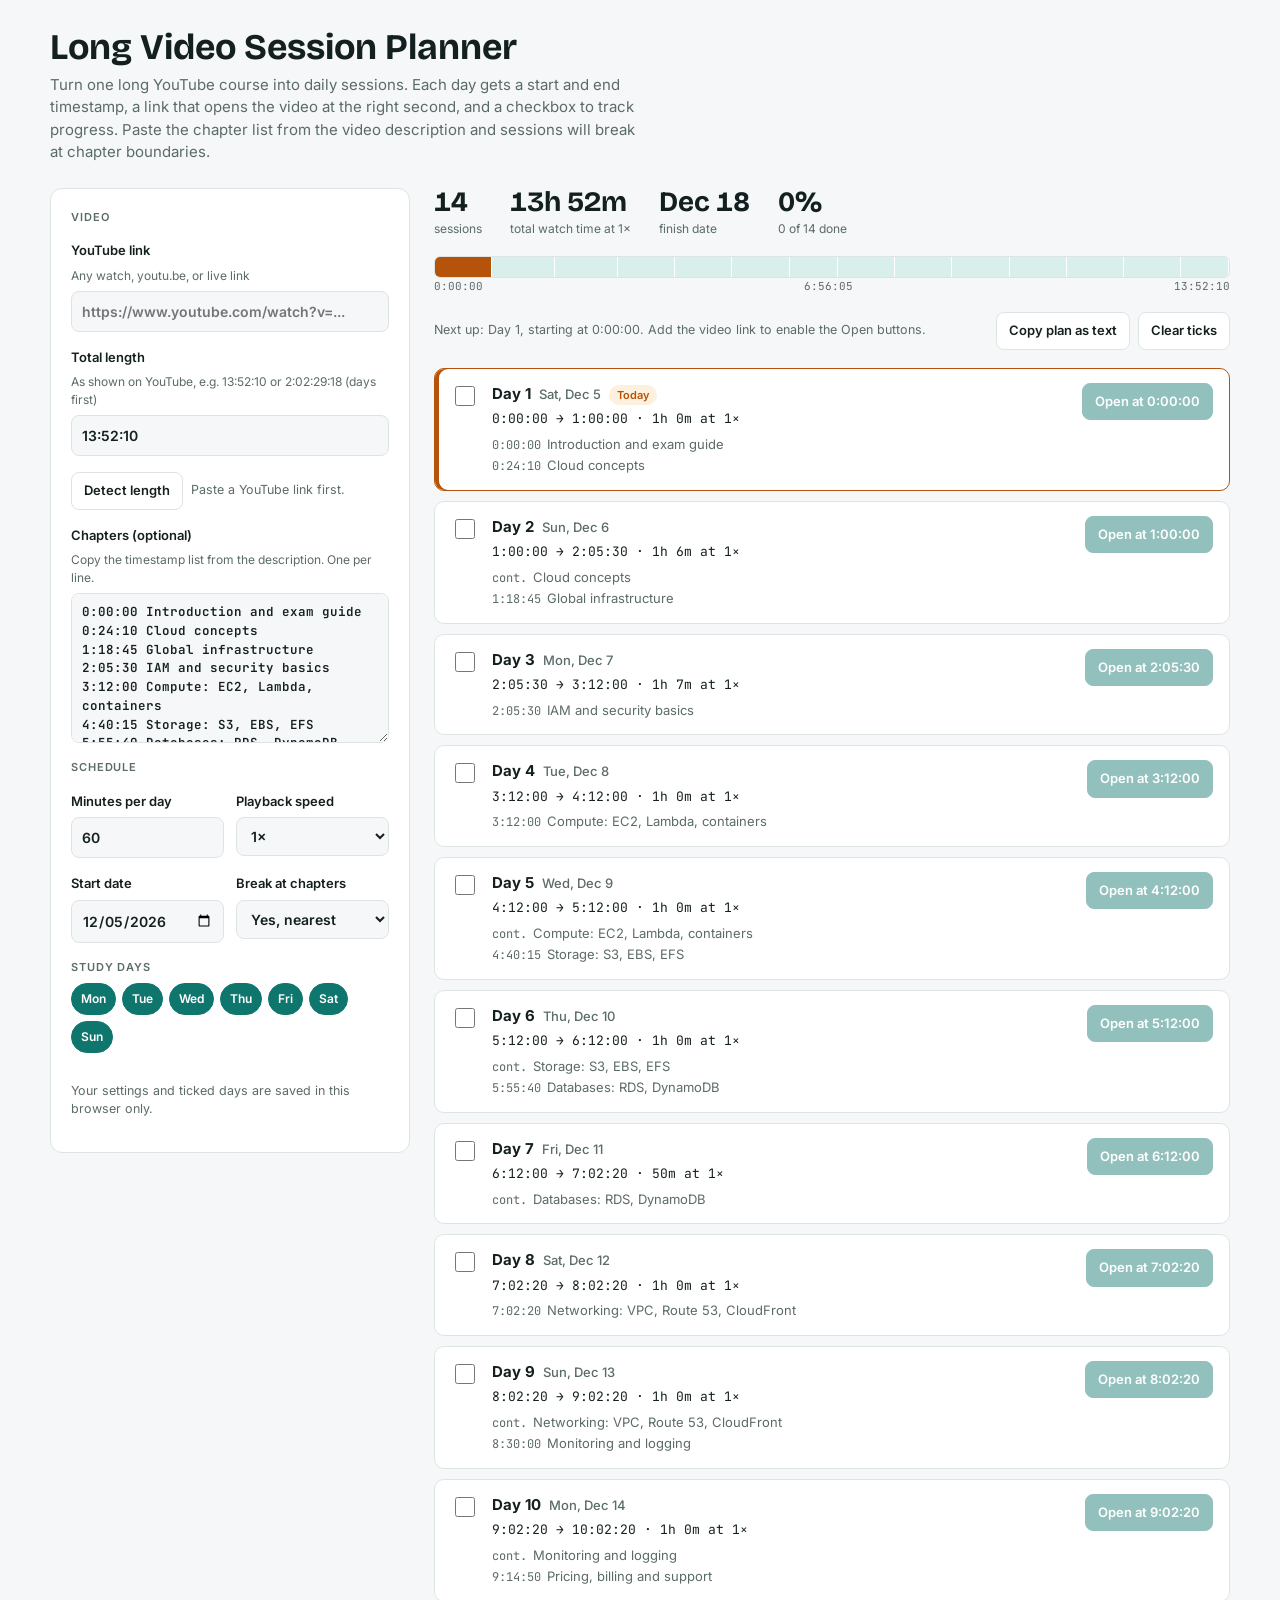
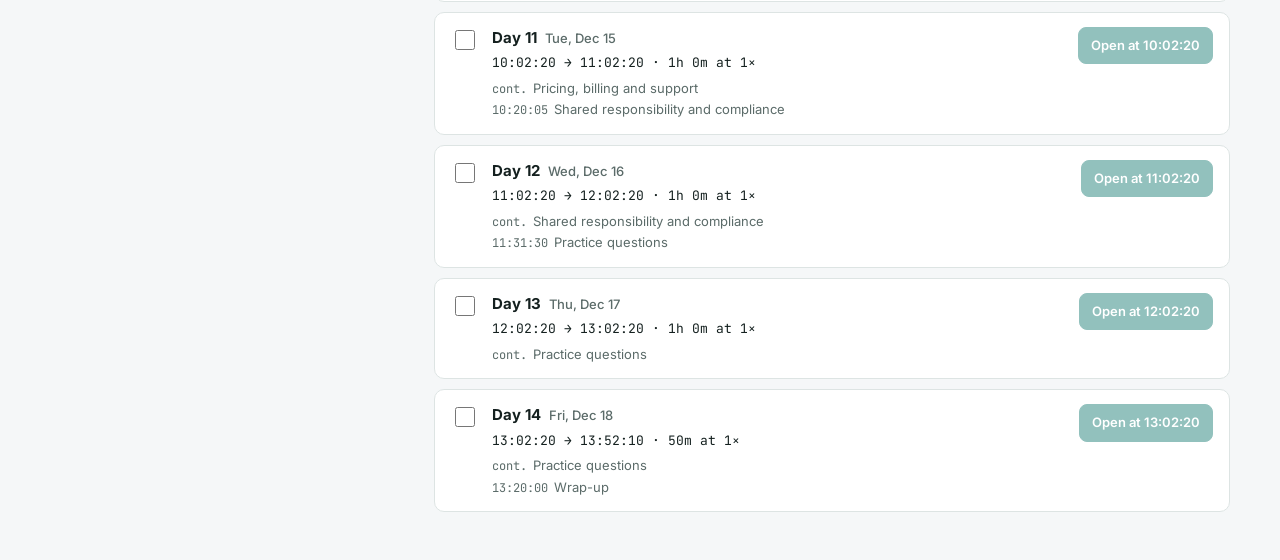
<file: legacy/standalone.html>
<!doctype html>
<html lang="en">
<head>
<meta charset="utf-8">
<meta name="referrer" content="strict-origin-when-cross-origin">
<meta name="viewport" content="width=device-width, initial-scale=1, viewport-fit=cover">
<title>Long Video Session Planner</title>
<meta name="description" content="Split a long YouTube video into daily study sessions with timestamp links and progress tracking.">
<style>[hidden]{display:none!important}body{margin:0}img{max-width:100%}</style>
<link rel="stylesheet" href="https://fonts.googleapis.com/css2?family=Bricolage+Grotesque:opsz,wght@12..96,600;12..96,700&family=Inter:wght@400;500;600&family=JetBrains+Mono:wght@400;600&display=swap">
<style>
/* Layout: left config panel + right plan; a full-video timeline strip segmented by day anchors the plan. */
:root{
  --bg:#f5f7f8; --surface:#ffffff; --fg:#14201f; --muted:#5b6b69; --line:#dde4e3;
  --accent:#0f766e; --accent-soft:#d8efec; --done:#16a34a; --done-soft:#dcf5e3; --today:#b45309; --today-soft:#fdf0dc;
  --f-display:"Bricolage Grotesque",ui-sans-serif,system-ui,sans-serif;
  --f-body:"Inter",ui-sans-serif,system-ui,-apple-system,"Segoe UI",sans-serif;
  --f-mono:"JetBrains Mono",ui-monospace,SFMono-Regular,Menlo,Consolas,monospace;
}
@media (prefers-color-scheme: dark){:root:not([data-theme="light"]){
  --bg:#0d1413; --surface:#141d1c; --fg:#e6eeed; --muted:#93a5a2; --line:#253230;
  --accent:#2dd4bf; --accent-soft:#123a36; --done:#4ade80; --done-soft:#123322; --today:#fbbf24; --today-soft:#3a2c0e; color-scheme:dark}}
:root[data-theme="dark"]{
  --bg:#0d1413; --surface:#141d1c; --fg:#e6eeed; --muted:#93a5a2; --line:#253230;
  --accent:#2dd4bf; --accent-soft:#123a36; --done:#4ade80; --done-soft:#123322; --today:#fbbf24; --today-soft:#3a2c0e; color-scheme:dark}
*{box-sizing:border-box}
body{background:var(--bg);color:var(--fg);font-family:var(--f-body);font-size:15px;line-height:1.5;
  padding-left:max(16px,env(safe-area-inset-left,0px));padding-right:max(16px,env(safe-area-inset-right,0px));padding-block:28px 48px}
.wrap{max-width:1180px;margin:0 auto;display:flex;flex-direction:column;gap:24px}
header h1{font-family:var(--f-display);font-size:clamp(26px,4vw,36px);line-height:1.1;margin:0 0 6px;text-wrap:balance}
header p{margin:0;color:var(--muted);max-width:65ch}
.grid{display:grid;grid-template-columns:360px 1fr;gap:24px;align-items:start}
@media (max-width:900px){.grid{grid-template-columns:1fr}}
.panel{background:var(--surface);border:1px solid var(--line);border-radius:12px;padding:20px;display:flex;flex-direction:column;gap:16px;min-width:0}
label{display:flex;flex-direction:column;gap:6px;font-size:13px;font-weight:600}
.hint{font-weight:400;color:var(--muted);font-size:12px}
input,textarea,select{font:inherit;font-size:14px;color:var(--fg);background:var(--bg);border:1px solid var(--line);border-radius:8px;padding:9px 10px;width:100%}
textarea{font-family:var(--f-mono);font-size:12.5px;min-height:150px;resize:vertical}
input:focus-visible,textarea:focus-visible,select:focus-visible,button:focus-visible,a:focus-visible{outline:2px solid var(--accent);outline-offset:2px}
.row{display:grid;grid-template-columns:1fr 1fr;gap:12px}
.days{display:flex;flex-wrap:wrap;gap:6px}
.days button{font:inherit;font-size:12px;font-weight:600;padding:6px 9px;border-radius:999px;border:1px solid var(--line);background:var(--bg);color:var(--muted);cursor:pointer}
.days button[aria-pressed="true"]{background:var(--accent);border-color:var(--accent);color:var(--surface)}
.eyebrow{font-size:11px;letter-spacing:.08em;text-transform:uppercase;color:var(--muted);font-weight:600}
.err{color:var(--today);font-size:12.5px}
.warn{color:var(--today);font-size:12.5px;background:var(--today-soft);border-radius:8px;padding:8px 10px;overflow-wrap:anywhere}
.main{display:flex;flex-direction:column;gap:18px;min-width:0}
.summary{display:flex;flex-wrap:wrap;gap:28px;align-items:flex-end}
.stat .v{font-family:var(--f-display);font-size:28px;font-weight:700;font-variant-numeric:tabular-nums;line-height:1}
.stat .k{font-size:12px;color:var(--muted);margin-top:4px}
.strip{display:flex;height:22px;border-radius:6px;overflow:hidden;border:1px solid var(--line);background:var(--bg)}
.strip span{border-right:1px solid var(--surface);background:var(--accent-soft);cursor:pointer;min-width:2px}
.strip span.done{background:var(--done)}
.strip span.today{background:var(--today)}
.strip-scale{display:flex;justify-content:space-between;font-family:var(--f-mono);font-size:11px;color:var(--muted)}
.toolbar{display:flex;flex-wrap:wrap;gap:8px;align-items:center;justify-content:space-between}
.btn{font:inherit;font-size:13px;font-weight:600;padding:8px 12px;border-radius:8px;border:1px solid var(--line);background:var(--surface);color:var(--fg);cursor:pointer;text-decoration:none;display:inline-flex;align-items:center;gap:6px}
.btn.primary{background:var(--accent);border-color:var(--accent);color:var(--surface)}
.btn[aria-disabled="true"]{opacity:.45;pointer-events:none}
.list{display:flex;flex-direction:column;gap:10px}
.day{background:var(--surface);border:1px solid var(--line);border-radius:10px;padding:14px 16px;display:grid;grid-template-columns:auto 1fr auto;gap:14px;align-items:start}
.day.is-today{border-color:var(--today);box-shadow:inset 4px 0 0 var(--today)}
.day.is-done{background:var(--done-soft);border-color:transparent}
.day input[type=checkbox]{width:20px;height:20px;margin-top:3px;accent-color:var(--done);cursor:pointer}
.day h3{margin:0;font-size:15px;display:flex;flex-wrap:wrap;gap:8px;align-items:baseline}
.day .date{font-weight:500;color:var(--muted);font-size:13px}
.pill{font-size:11px;font-weight:600;padding:2px 8px;border-radius:999px;background:var(--today-soft);color:var(--today)}
.ts{font-family:var(--f-mono);font-size:13px;font-variant-numeric:tabular-nums;margin-top:4px}
.chap{margin:6px 0 0;padding:0;list-style:none;font-size:13px;color:var(--muted);display:flex;flex-direction:column;gap:2px;min-width:0}
.chap li{overflow-wrap:anywhere}
.chap .t{font-family:var(--f-mono);font-size:12px;margin-right:6px}
.day .act{display:flex;flex-direction:column;gap:6px;align-items:flex-end}
@media (max-width:560px){.day{grid-template-columns:auto 1fr}.day .act{grid-column:2;align-items:flex-start;flex-direction:row}}
.note{font-size:12.5px;color:var(--muted)}
.toast{position:fixed;left:50%;transform:translateX(-50%);bottom:calc(20px + env(safe-area-inset-bottom,0px));background:var(--fg);color:var(--bg);padding:8px 14px;border-radius:8px;font-size:13px}
@media (prefers-reduced-motion:no-preference){.day{transition:background .2s,border-color .2s}}
</style>
</head>
<body>
<div class="wrap">
  <header>
    <h1>Long Video Session Planner</h1>
    <p>Turn one long YouTube course into daily sessions. Each day gets a start and end timestamp, a link that opens the video at the right second, and a checkbox to track progress. Paste the chapter list from the video description and sessions will break at chapter boundaries.</p>
  </header>

  <div class="grid">
    <form class="panel" id="cfg" autocomplete="off">
      <div class="eyebrow">Video</div>
      <label for="url">YouTube link <span class="hint">Any watch, youtu.be, or live link</span>
        <input id="url" type="url" placeholder="https://www.youtube.com/watch?v=...">
      </label>
      <label for="dur">Total length <span class="hint">As shown on YouTube, e.g. 13:52:10 or 2:02:29:18 (days first)</span>
        <input id="dur" type="text" inputmode="numeric" value="13:52:10">
      </label>
      <div style="display:flex;gap:8px;align-items:center;flex-wrap:wrap"><button type="button" class="btn" id="detectBtn">Detect length</button><div class="note" id="durStatus" hidden style="flex:1;min-width:0"></div></div>
      <label for="chap">Chapters (optional) <span class="hint">Copy the timestamp list from the description. One per line.</span>
        <textarea id="chap" spellcheck="false"></textarea>
      </label>

      <div class="eyebrow">Schedule</div>
      <div class="row">
        <label for="mins">Minutes per day
          <input id="mins" type="number" min="10" max="480" step="5" value="60">
        </label>
        <label for="speed">Playback speed
          <select id="speed">
            <option value="1">1×</option><option value="1.25">1.25×</option><option value="1.5">1.5×</option><option value="1.75">1.75×</option><option value="2">2×</option>
          </select>
        </label>
      </div>
      <div class="row">
        <label for="start">Start date
          <input id="start" type="date">
        </label>
        <label for="snap">Break at chapters
          <select id="snap"><option value="1">Yes, nearest</option><option value="0">No, exact time</option></select>
        </label>
      </div>
      <div>
        <div class="eyebrow" style="margin-bottom:8px">Study days</div>
        <div class="days" id="days"></div>
      </div>
      <div class="err" id="err" hidden></div>
      <div class="warn" id="warn" hidden></div>
      <p class="note">Your settings and ticked days are saved in this browser only.</p>
    </form>

    <section class="main" aria-live="polite">
      <div class="summary" id="summary"></div>
      <div>
        <div class="strip" id="strip" role="img" aria-label="Video timeline split by day"></div>
        <div class="strip-scale" id="scale"></div>
      </div>
      <div class="toolbar">
        <div class="note" id="progressNote"></div>
        <div style="display:flex;gap:8px;flex-wrap:wrap">
          <button type="button" class="btn" id="copy">Copy plan as text</button>
          <button type="button" class="btn" id="reset">Clear ticks</button>
        </div>
      </div>
      <div class="list" id="list"></div>
    </section>
  </div>
</div>
<div class="toast" id="toast" hidden></div>
<div id="probeWrap" aria-hidden="true" style="position:absolute;left:-10000px;top:0;width:200px;height:200px;overflow:hidden;pointer-events:none"></div>

<script>
/* ===== CONFIG =====
   Optional: paste a YouTube Data API v3 key to auto-fill BOTH length and chapters.
   Leave empty to auto-fill length only (via the YouTube player). Restrict the key to
   your website (HTTP referrer) and to "YouTube Data API v3" in Google Cloud Console. */
const YT_API_KEY="";
/* ================== */
const $=id=>document.getElementById(id);
const DOW=["Sun","Mon","Tue","Wed","Thu","Fri","Sat"];
const SAMPLE_CHAPTERS=`0:00:00 Introduction and exam guide
0:24:10 Cloud concepts
1:18:45 Global infrastructure
2:05:30 IAM and security basics
3:12:00 Compute: EC2, Lambda, containers
4:40:15 Storage: S3, EBS, EFS
5:55:40 Databases: RDS, DynamoDB
7:02:20 Networking: VPC, Route 53, CloudFront
8:30:00 Monitoring and logging
9:14:50 Pricing, billing and support
10:20:05 Shared responsibility and compliance
11:31:30 Practice questions
13:20:00 Wrap-up`;
let state={url:"",dur:"13:52:10",chap:SAMPLE_CHAPTERS,mins:60,speed:"1",start:todayISO(),snap:"1",days:[1,2,3,4,5,6,0],done:{}};
try{const s=JSON.parse(localStorage.getItem("lvsp")||"null");if(s)state={...state,...s}}catch(e){}

function todayISO(){const d=new Date();d.setMinutes(d.getMinutes()-d.getTimezoneOffset());return d.toISOString().slice(0,10)}
function save(){try{localStorage.setItem("lvsp",JSON.stringify(state))}catch(e){}}
function parseTime(s){
  s=String(s).trim();if(!s)return NaN;
  if(/^\d+(\.\d+)?\s*(m|min|mins|minutes)$/i.test(s))return parseFloat(s)*60;
  if(/^\d+(\.\d+)?\s*(h|hr|hrs|hours)$/i.test(s))return parseFloat(s)*3600;
  const p=s.split(":").map(Number);if(p.some(isNaN)||p.length>4)return NaN;
  if(p.length===4)return p[0]*86400+p[1]*3600+p[2]*60+p[3];
  return p.reduce((a,b)=>a*60+b,0);
}
function fmt(sec){sec=Math.round(sec);const h=Math.floor(sec/3600),m=Math.floor(sec%3600/60),s=sec%60;return `${h}:${String(m).padStart(2,"0")}:${String(s).padStart(2,"0")}`}
function human(sec){const m=Math.round(sec/60);const h=Math.floor(m/60);return h?`${h}h ${m%60}m`:`${m}m`}
function videoId(u){
  if(!u)return "";
  const m=u.match(/(?:v=|youtu\.be\/|\/live\/|\/embed\/|\/shorts\/)([A-Za-z0-9_-]{11})/);
  return m?m[1]:(/^[A-Za-z0-9_-]{11}$/.test(u.trim())?u.trim():"");
}
function parseChapters(txt,dur){
  const list=[],skipped=[];let last=-1,beyond=null;
  for(const line of txt.split(/\r?\n/)){
    const m=line.match(/(\d{1,3}:\d{2}(?::\d{2})?)/);if(!m)continue;
    const t=parseTime(m[1]);if(isNaN(t))continue;
    const title=line.replace(m[1],"").replace(/^[\s\-\u2013\u2014:|.)\]]+|[\s\-\u2013\u2014:|]+$/g,"").trim()||"Chapter";
    if(t<=last){skipped.push(`${m[1]} ${title}`);continue}
    if(t>dur){if(beyond===null)beyond=t;continue}
    list.push({t,title});last=t;
  }
  return {list,skipped,beyond};
}
function build(){
  const dur=parseTime(state.dur);
  const err=$("err");
  if(!dur||isNaN(dur)){err.textContent="Enter the total length like 13:52:10 or 90 min.";err.hidden=false;return null}
  err.hidden=true;
  const chunk=Number(state.mins)*60*Number(state.speed);
  if(!chunk)return null;
  const pc=parseChapters(state.chap,dur);const chaps=pc.list;
  const w=[];
  if(pc.beyond!==null)w.push(`Total length (${fmt(dur)}) is shorter than a chapter at ${fmt(pc.beyond)}. Check the length on YouTube.`);
  if(pc.skipped.length)w.push(`Skipped out-of-order timestamps: ${pc.skipped.map(esc).join(", ")}`);
  $("warn").innerHTML=w.join("<br>");$("warn").hidden=!w.length;
  const tol=chunk*0.2, minTail=Math.min(chunk*0.25,15*60);
  const sessions=[];let cur=0;
  while(cur<dur-1){
    let end=Math.min(cur+chunk,dur);
    if(state.snap==="1"&&chaps.length&&end<dur){
      let best=null;
      for(const c of chaps){if(c.t>cur+chunk*0.5&&Math.abs(c.t-end)<=tol&&(!best||Math.abs(c.t-end)<Math.abs(best-end)))best=c.t}
      if(best!==null)end=best;
    }
    if(dur-end<minTail)end=dur;
    sessions.push({s:cur,e:end});cur=end;
  }
  // dates
  const days=new Set(state.days.map(Number));
  let d=new Date(state.start+"T00:00:00");if(isNaN(d))d=new Date();
  sessions.forEach(x=>{
    let guard=0;while(days.size&&!days.has(d.getDay())&&guard++<7)d.setDate(d.getDate()+1);
    x.date=new Date(d);d.setDate(d.getDate()+1);
    x.chaps=chaps.filter(c=>c.t>=x.s&&c.t<x.e);
    const prev=chaps.filter(c=>c.t<x.s).pop();
    if(prev&&(!x.chaps.length||x.chaps[0].t>x.s))x.cont=prev.title;
  });
  return {dur,sessions,chaps};
}
function isoDate(d){const z=new Date(d);z.setMinutes(z.getMinutes()-z.getTimezoneOffset());return z.toISOString().slice(0,10)}
function link(id,t){return id?`https://www.youtube.com/watch?v=${id}&t=${Math.floor(t)}s`:""}
function key(){return videoId(state.url)||"sample"}
function render(){
  const plan=build();const list=$("list");
  if(!plan){list.innerHTML="";$("summary").innerHTML="";$("strip").innerHTML="";return}
  const id=videoId(state.url);const done=state.done[key()]||{};
  const today=todayISO();const sp=Number(state.speed);
  const n=plan.sessions.length;const nd=plan.sessions.filter((_,i)=>done[i]).length;
  const last=plan.sessions[n-1];
  $("summary").innerHTML=`
    <div class="stat"><div class="v">${n}</div><div class="k">sessions</div></div>
    <div class="stat"><div class="v">${human(plan.dur/sp)}</div><div class="k">total watch time at ${sp}×</div></div>
    <div class="stat"><div class="v">${last.date.toLocaleDateString(undefined,{month:"short",day:"numeric"})}</div><div class="k">finish date</div></div>
    <div class="stat"><div class="v">${Math.round(nd/n*100)}%</div><div class="k">${nd} of ${n} done</div></div>`;
  $("strip").innerHTML=plan.sessions.map((x,i)=>`<span style="flex:${x.e-x.s}" class="${done[i]?"done":isoDate(x.date)===today?"today":""}" title="Day ${i+1}: ${fmt(x.s)}–${fmt(x.e)}" data-i="${i}"></span>`).join("");
  $("scale").innerHTML=`<span>0:00:00</span><span>${fmt(plan.dur/2)}</span><span>${fmt(plan.dur)}</span>`;
  const next=plan.sessions.findIndex((_,i)=>!done[i]);
  $("progressNote").textContent=next<0?"All sessions complete.":`Next up: Day ${next+1}, starting at ${fmt(plan.sessions[next].s)}`+(id?"":". Add the video link to enable the Open buttons.");
  list.innerHTML=plan.sessions.map((x,i)=>{
    const isToday=isoDate(x.date)===today;
    const ch=[];
    if(x.cont)ch.push(`<li><span class="t">cont.</span>${esc(x.cont)}</li>`);
    x.chaps.forEach(c=>ch.push(`<li><span class="t">${fmt(c.t)}</span>${esc(c.title)}</li>`));
    return `<article class="day${isToday?" is-today":""}${done[i]?" is-done":""}" id="day-${i}">
      <input type="checkbox" id="chk-${i}" data-i="${i}" ${done[i]?"checked":""} aria-label="Mark day ${i+1} done">
      <div style="min-width:0">
        <h3>Day ${i+1} <span class="date">${x.date.toLocaleDateString(undefined,{weekday:"short",month:"short",day:"numeric"})}</span>${isToday?'<span class="pill">Today</span>':""}</h3>
        <div class="ts">${fmt(x.s)} → ${fmt(x.e)} · ${human((x.e-x.s)/sp)} at ${sp}×</div>
        ${ch.length?`<ul class="chap">${ch.join("")}</ul>`:""}
      </div>
      <div class="act">
        <a class="btn primary" href="${link(id,x.s)||"#"}" target="_blank" rel="noopener" ${id?"":'aria-disabled="true"'}>Open at ${fmt(x.s)}</a>
      </div>
    </article>`}).join("");
  window._plan=plan;
}
function esc(s){return s.replace(/[&<>"]/g,c=>({"&":"&amp;","<":"&lt;",">":"&gt;",'"':"&quot;"}[c]))}
function toast(t){const el=$("toast");el.textContent=t;el.hidden=false;clearTimeout(toast._t);toast._t=setTimeout(()=>el.hidden=true,1800)}

let ytReady=null,player=null,lastDetected="",detectTimer=null,detectRun=0;
function loadYT(){
  if(ytReady)return ytReady;
  ytReady=new Promise((res,rej)=>{
    if(window.YT&&window.YT.Player)return res();
    const prev=window.onYouTubeIframeAPIReady;
    window.onYouTubeIframeAPIReady=()=>{prev&&prev();res()};
    const sc=document.createElement("script");sc.src="https://www.youtube.com/iframe_api";sc.onerror=()=>rej(new Error("blocked"));
    document.head.appendChild(sc);setTimeout(()=>rej(new Error("timeout")),10000);
  });
  ytReady.catch(()=>{ytReady=null});
  return ytReady;
}
function isoDur(s){const m=String(s).match(/P(?:(\d+)D)?(?:T(?:(\d+)H)?(?:(\d+)M)?(?:(\d+)S)?)?/);if(!m)return 0;
  return (+(m[1]||0))*86400+(+(m[2]||0))*3600+(+(m[3]||0))*60+(+(m[4]||0))}
async function fetchMeta(id){
  const r=await fetch(`https://www.googleapis.com/youtube/v3/videos?part=contentDetails,snippet&id=${encodeURIComponent(id)}&key=${encodeURIComponent(YT_API_KEY)}`);
  const j=await r.json();if(!r.ok)throw new Error(j.error&&j.error.message||"API error");
  const it=j.items&&j.items[0];if(!it)throw new Error("Video not found");
  return {dur:isoDur(it.contentDetails.duration),desc:it.snippet.description||""};
}
async function detect(){
  const id=videoId(state.url);const st=$("durStatus");
  if(!id){detectRun++;st.textContent="Paste a YouTube link first.";st.hidden=false;lastDetected="";return}
  if(id===lastDetected)return;lastDetected=id;
  st.hidden=false;
  if(location.protocol==="file:"){st.textContent="Auto-detect needs the page to be served (http://localhost or your website). It doesn't work when the file is opened directly.";return}
  const run=++detectRun;const live=()=>run===detectRun; // ignore results from an older URL
  st.textContent="Reading the length from YouTube...";
  if(state.chap===SAMPLE_CHAPTERS){state.chap="";$("chap").value="";save();render()}
  if(YT_API_KEY){
    try{const m=await fetchMeta(id);
      if(!live())return;
      if(m.dur>0){state.dur=fmt(m.dur);$("dur").value=state.dur}
      const lines=m.desc.split(/\r?\n/).filter(l=>/\d{1,3}:\d{2}/.test(l));
      if(lines.length>=2){state.chap=lines.join("\n");$("chap").value=state.chap}
      save();render();
      st.textContent=`Read from YouTube: length ${fmt(m.dur)}`+(lines.length>=2?`, ${lines.length} chapters`:", no chapters in description");
      return;
    }catch(e){if(!live())return;console.log("[Planner] API error",e.message);st.textContent="API lookup failed ("+e.message+"). Trying the player instead..."}
  }
  try{
    await loadYT();
    if(!live())return;
    if(player){try{player.destroy()}catch(e){}player=null}
    $("probeWrap").innerHTML='<div id="ytprobe"></div>';
    let finished=false,p=null,iv=null;
    // stop: end this probe. Polling and the 15 s timeout are both cleared here, and only here.
    const stop=()=>{finished=true;clearInterval(iv);clearTimeout(failTimer);try{p.stopVideo()}catch(e){}};
    const finish=(d)=>{if(finished)return;stop();if(!live())return;
      // The player reports whole seconds, rounded (181758.x s -> 181759); the Data API path is exact.
      state.dur=fmt(d);$("dur").value=state.dur;save();render();
      st.textContent=`Length read from YouTube: ${fmt(d)}`;console.log("[Planner] duration",d)};
    const tryRead=()=>{if(finished)return true;const d=p&&p.getDuration&&p.getDuration();if(d>0){finish(d);return true}return false};
    const failTimer=setTimeout(()=>{if(finished)return;stop();if(!live())return;console.log("[Planner] timed out");
      st.textContent="YouTube didn't return a length in time. Check the browser console for [Planner] messages, or enter it manually."},15000);
    p=player=new YT.Player("ytprobe",{videoId:id,width:200,height:200,
      playerVars:{autoplay:0,controls:0,mute:1,playsinline:1,origin:location.origin},
      events:{
        onReady:e=>{console.log("[Planner] player ready");
          if(tryRead())return;
          // duration can be 0 until playback starts: play muted briefly and poll
          try{e.target.mute();e.target.playVideo()}catch(err){}
          let n=0;iv=setInterval(()=>{if(tryRead()||++n>40)clearInterval(iv)},300)},
        onStateChange:()=>{tryRead()},
        onError:e=>{if(finished)return;stop();console.log("[Planner] player error",e.data);if(!live())return;
          const msg={2:"invalid video ID",5:"HTML5 player error",100:"video not found or private",101:"the video is private, removed, or can't be embedded",150:"the video is private, removed, or can't be embedded",153:"missing referrer (open the page via http://localhost or your website, not as a file)"}[e.data]||("error code "+e.data);
          st.textContent=`YouTube refused: ${msg}. Enter the length manually.`}
      }});
  }catch(err){if(!live())return;console.log("[Planner] iframe_api failed:",err.message);
    st.textContent=err.message==="blocked"?"Couldn't load the YouTube player script. An ad blocker or privacy extension may be blocking youtube.com. Enter the length manually."
      :"Automatic length detection isn't available on this page. Enter the length shown on YouTube."}
}

// init form
$("url").value=state.url;$("dur").value=state.dur;$("chap").value=state.chap;$("mins").value=state.mins;
$("speed").value=state.speed;$("start").value=state.start;$("snap").value=state.snap;
$("days").innerHTML=[1,2,3,4,5,6,0].map(d=>`<button type="button" data-d="${d}" aria-pressed="${state.days.includes(d)}">${DOW[d]}</button>`).join("");
["url","dur","chap","mins","speed","start","snap"].forEach(k=>$(k).addEventListener("input",()=>{state[k]=$(k).value;save();render();
  if(k==="url"){clearTimeout(detectTimer);detectTimer=setTimeout(detect,500)}
  if(k==="dur")$("durStatus").hidden=true}));
$("cfg").addEventListener("submit",e=>e.preventDefault());
$("detectBtn").addEventListener("click",()=>{lastDetected="";detect()});
$("days").addEventListener("click",e=>{const b=e.target.closest("button");if(!b)return;const d=Number(b.dataset.d);
  const on=state.days.includes(d);if(on&&state.days.length===1)return;
  state.days=on?state.days.filter(x=>x!==d):[...state.days,d];b.setAttribute("aria-pressed",!on);save();render()});
$("list").addEventListener("change",e=>{if(e.target.type!=="checkbox")return;const k=key();state.done[k]=state.done[k]||{};
  state.done[k][e.target.dataset.i]=e.target.checked;save();render()});
$("strip").addEventListener("click",e=>{const i=e.target.dataset.i;if(i!=null)$("day-"+i)?.scrollIntoView({behavior:"smooth",block:"center"})});
$("reset").addEventListener("click",()=>{state.done[key()]={};save();render();toast("Ticks cleared")});
$("copy").addEventListener("click",()=>{
  const p=window._plan;if(!p)return;const id=videoId(state.url);const sp=Number(state.speed);
  const txt=p.sessions.map((x,i)=>{const t=[x.cont,...x.chaps.map(c=>c.title)].filter(Boolean).join("; ");
    return `Day ${i+1} (${x.date.toDateString()}): ${fmt(x.s)} – ${fmt(x.e)} [${human((x.e-x.s)/sp)}]${t?" | "+t:""}${id?"\n  "+link(id,x.s):""}`}).join("\n");
  navigator.clipboard.writeText(txt).then(()=>toast("Plan copied")).catch(()=>{const ta=document.createElement("textarea");ta.value=txt;document.body.appendChild(ta);ta.select();try{document.execCommand("copy");toast("Plan copied")}catch(e){toast("Select and copy manually")}ta.remove()});
});
render();
detect();
</script>
</body>
</html>
</file>
